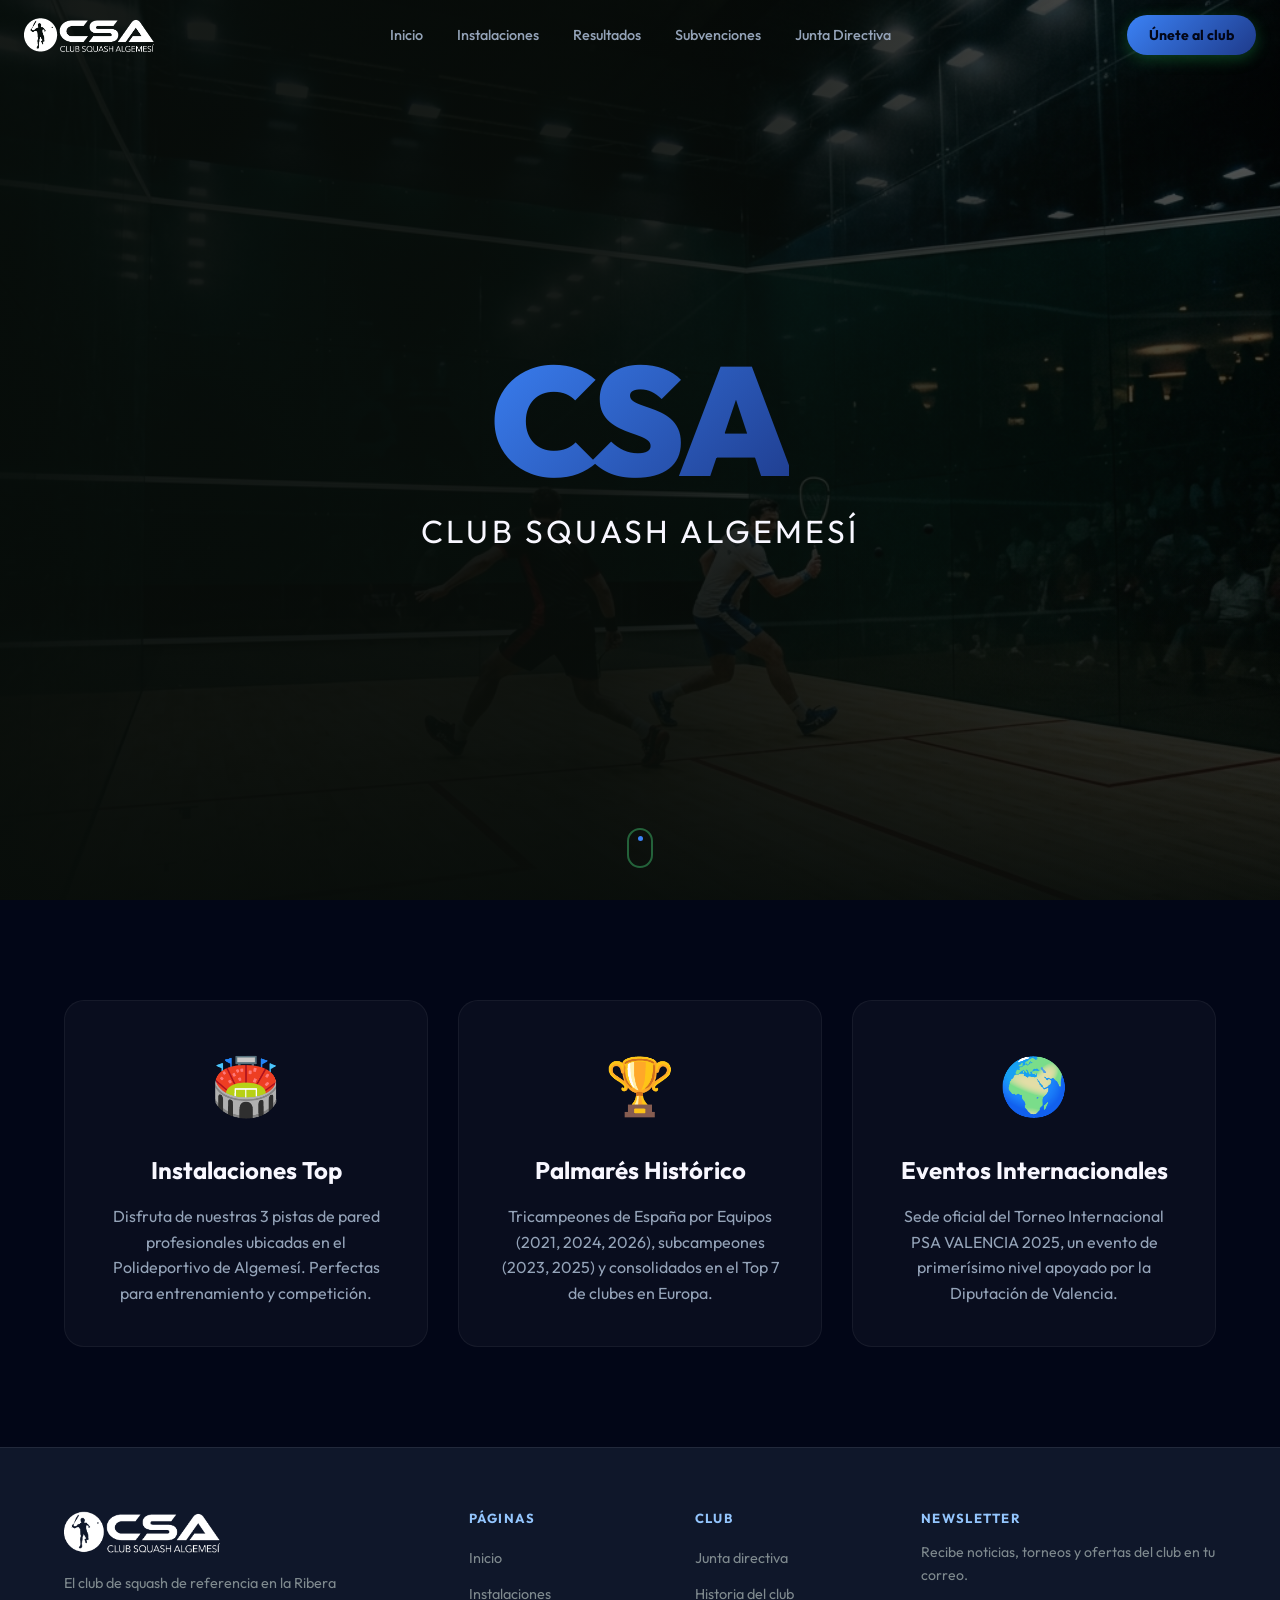
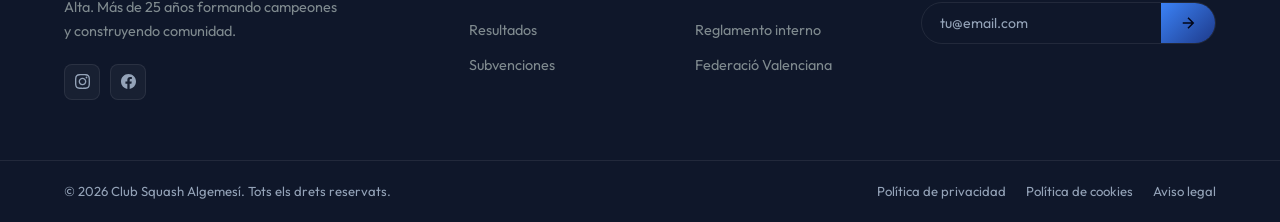
<file: index.html>
<!DOCTYPE html>
<html lang="es">
<head>
  <meta charset="UTF-8" />
  <meta name="viewport" content="width=device-width, initial-scale=1.0" />
  <title>Club Squash Algemesí | Juega. Compite. Vive.</title>
  <meta name="description" content="Club de Squash Algemesí — el mejor club de squash de la Ribera Alta. Pistas profesionales, entrenadores certificados y una comunidad apasionada." />
  <link rel="preconnect" href="https://fonts.googleapis.com" />
  <link rel="preconnect" href="https://fonts.gstatic.com" crossorigin />
  <link href="https://fonts.googleapis.com/css2?family=Outfit:wght@300;400;500;600;700;800;900&family=Inter:wght@300;400;500;600&display=swap" rel="stylesheet" />
  <link rel="stylesheet" href="styles.css?v=2.0" />
</head>
<body>

  <!-- ===== NAVBAR ===== -->
  <nav class="navbar" id="navbar">
    <div class="nav-container">
      <a href="index.html" class="nav-logo">
        <img src="logo_csa_blanco.png" alt="Club Squash Algemesí" style="height: 40px; width: auto;" />
      </a>

      <ul class="nav-links" id="nav-links">
        <li><a href="index.html" class="nav-link active" id="link-home">Inicio</a></li>
        <li><a href="instalaciones.html" class="nav-link" id="link-install">Instalaciones</a></li>
        <li><a href="noticias.html" class="nav-link" id="link-news">Resultados</a></li>
        <li><a href="subvenciones.html" class="nav-link" id="link-subs">Subvenciones</a></li>
        <li><a href="junta-directiva.html" class="nav-link" id="link-board">Junta Directiva</a></li>
      </ul>

      <a href="mailto:info@clubsquashalgemesi.com" class="nav-cta" id="nav-cta-btn">Únete al club</a>
      <button class="hamburger" id="hamburger" aria-label="Abrir menú">
        <span></span><span></span><span></span>
      </button>
    </div>
  </nav>

  <!-- ===== HERO ===== -->
  <section class="hero" id="home">
    <div class="hero-bg">
      <img src="squash_hero.png" alt="Pista de squash Club Algemesí" class="hero-img" />
      <div class="hero-overlay"></div>
    </div>
    <div class="hero-content" style="text-align: center;">
      <h1 class="hero-title" style="font-size: clamp(5rem, 12vw, 10rem); line-height: 1; margin-bottom: 10px;">
        <span class="gradient-text">CSA</span>
      </h1>
      <h2 style="font-size: clamp(1.2rem, 3vw, 2rem); font-weight: 400; letter-spacing: 0.1em; text-transform: uppercase;">
        Club Squash Algemesí
      </h2>
    </div>
    <div class="hero-scroll"><div class="scroll-indicator"><div class="scroll-dot"></div></div></div>
  </section>  <!-- ===== INFO RESUMEN ===== -->
  <section class="section" id="resumen" style="padding: 100px 24px;">
    <div class="container">


      <div style="display: grid; grid-template-columns: repeat(auto-fit, minmax(300px, 1fr)); gap: 30px;">
        <!-- Instalaciones -->
        <div style="background: rgba(255,255,255,0.03); padding: 40px; border-radius: 20px; border: 1px solid rgba(255,255,255,0.05); text-align: center; transition: transform 0.3s ease;" onmouseover="this.style.transform='translateY(-10px)'" onmouseout="this.style.transform='translateY(0)'">
          <div style="font-size: 3.5rem; margin-bottom: 20px;">🏟️</div>
          <h3 style="color: var(--text-primary); margin-bottom: 15px; font-size: 1.5rem;">Instalaciones Top</h3>
          <p style="color: var(--text-muted); line-height: 1.6; margin-bottom: 0;">Disfruta de nuestras 3 pistas de pared profesionales ubicadas en el Polideportivo de Algemesí. Perfectas para entrenamiento y competición.</p>
        </div>

        <!-- Resultados -->
        <div style="background: rgba(255,255,255,0.03); padding: 40px; border-radius: 20px; border: 1px solid rgba(255,255,255,0.05); text-align: center; transition: transform 0.3s ease;" onmouseover="this.style.transform='translateY(-10px)'" onmouseout="this.style.transform='translateY(0)'">
          <div style="font-size: 3.5rem; margin-bottom: 20px;">🏆</div>
          <h3 style="color: var(--text-primary); margin-bottom: 15px; font-size: 1.5rem;">Palmarés Histórico</h3>
          <p style="color: var(--text-muted); line-height: 1.6; margin-bottom: 0;">Tricampeones de España por Equipos (2021, 2024, 2026), subcampeones (2023, 2025) y consolidados en el Top 7 de clubes en Europa.</p>
        </div>

        <!-- PSA Valencia -->
        <div style="background: rgba(255,255,255,0.03); padding: 40px; border-radius: 20px; border: 1px solid rgba(255,255,255,0.05); text-align: center; transition: transform 0.3s ease;" onmouseover="this.style.transform='translateY(-10px)'" onmouseout="this.style.transform='translateY(0)'">
          <div style="font-size: 3.5rem; margin-bottom: 20px;">🌍</div>
          <h3 style="color: var(--text-primary); margin-bottom: 15px; font-size: 1.5rem;">Eventos Internacionales</h3>
          <p style="color: var(--text-muted); line-height: 1.6; margin-bottom: 0;">Sede oficial del Torneo Internacional PSA VALENCIA 2025, un evento de primerísimo nivel apoyado por la Diputación de Valencia.</p>
        </div>
      </div>
    </div>
  </section>

  <!-- ===== FOOTER ===== -->
  <footer class="footer" id="footer">
    <div class="footer-top">
      <div class="container footer-grid">
        <div class="footer-brand">
          <a href="index.html" class="nav-logo">
            <img src="logo_csa_blanco.png" alt="Club Squash Algemesí" style="height: 48px; width: auto;" />
          </a>
          <p class="footer-tagline">El club de squash de referencia en la Ribera Alta. Más de 25 años formando campeones y construyendo comunidad.</p>
          <div class="footer-social">
            <a href="#" class="social-btn sm" aria-label="Instagram"><svg viewBox="0 0 24 24" fill="currentColor"><path d="M12 2.163c3.204 0 3.584.012 4.85.07 3.252.148 4.771 1.691 4.919 4.919.058 1.265.069 1.645.069 4.849 0 3.205-.012 3.584-.069 4.849-.149 3.225-1.664 4.771-4.919 4.919-1.266.058-1.644.07-4.85.07-3.204 0-3.584-.012-4.849-.07-3.26-.149-4.771-1.699-4.919-4.92-.058-1.265-.07-1.644-.07-4.849 0-3.204.013-3.583.07-4.849.149-3.227 1.664-4.771 4.919-4.919 1.266-.057 1.645-.069 4.849-.069zm0-2.163c-3.259 0-3.667.014-4.947.072-4.358.2-6.78 2.618-6.98 6.98-.059 1.281-.073 1.689-.073 4.948 0 3.259.014 3.668.072 4.948.2 4.358 2.618 6.78 6.98 6.98 1.281.058 1.689.072 4.948.072 3.259 0 3.668-.014 4.948-.072 4.354-.2 6.782-2.618 6.979-6.98.059-1.28.073-1.689.073-4.948 0-3.259-.014-3.667-.072-4.947-.196-4.354-2.617-6.78-6.979-6.98-1.281-.059-1.69-.073-4.949-.073zm0 5.838c-3.403 0-6.162 2.759-6.162 6.162s2.759 6.163 6.162 6.163 6.162-2.759 6.162-6.163c0-3.403-2.759-6.162-6.162-6.162zm0 10.162c-2.209 0-4-1.79-4-4 0-2.209 1.791-4 4-4s4 1.791 4 4c0 2.21-1.791 4-4 4zm6.406-11.845c-.796 0-1.441.645-1.441 1.44s.645 1.44 1.441 1.44c.795 0 1.439-.645 1.439-1.44s-.644-1.44-1.439-1.44z"/></svg></a>
            <a href="#" class="social-btn sm" aria-label="Facebook"><svg viewBox="0 0 24 24" fill="currentColor"><path d="M24 12.073c0-6.627-5.373-12-12-12s-12 5.373-12 12c0 5.99 4.388 10.954 10.125 11.854v-8.385H7.078v-3.47h3.047V9.43c0-3.007 1.792-4.669 4.533-4.669 1.312 0 2.686.235 2.686.235v2.953H15.83c-1.491 0-1.956.925-1.956 1.874v2.25h3.328l-.532 3.47h-2.796v8.385C19.612 23.027 24 18.062 24 12.073z"/></svg></a>
          </div>
        </div>
        <div class="footer-links">
          <h4>Páginas</h4>
          <ul>
            <li><a href="index.html">Inicio</a></li>
            <li><a href="instalaciones.html">Instalaciones</a></li>
            <li><a href="noticias.html">Resultados</a></li>
            <li><a href="subvenciones.html">Subvenciones</a></li>
          </ul>
        </div>
        <div class="footer-links">
          <h4>Club</h4>
          <ul>
            <li><a href="junta-directiva.html">Junta directiva</a></li>
            <li><a href="#">Historia del club</a></li>
            <li><a href="#">Reglamento interno</a></li>
            <li><a href="#">Federació Valenciana</a></li>
          </ul>
        </div>
        <div class="footer-newsletter">
          <h4>Newsletter</h4>
          <p>Recibe noticias, torneos y ofertas del club en tu correo.</p>
          <form class="newsletter-form" id="newsletter-form" novalidate>
            <input type="email" id="newsletter-email" placeholder="tu@email.com" />
            <button type="submit" id="newsletter-submit"><svg viewBox="0 0 24 24" fill="none" stroke="currentColor" stroke-width="2"><path d="M5 12h14M12 5l7 7-7 7"/></svg></button>
          </form>
        </div>
      </div>
    </div>
    <div class="footer-bottom">
      <div class="container footer-bottom-inner">
        <p>© 2026 Club Squash Algemesí. Tots els drets reservats.</p>
        <div class="footer-legal">
          <a href="#">Política de privacidad</a>
          <a href="#">Política de cookies</a>
          <a href="#">Aviso legal</a>
        </div>
      </div>
    </div>
  </footer>

  <button class="back-to-top" id="back-to-top" aria-label="Volver arriba">
    <svg viewBox="0 0 24 24" fill="none" stroke="currentColor" stroke-width="2.5"><path d="M18 15l-6-6-6 6"/></svg>
  </button>

  <script src="script.js"></script>
</body>
</html>
</file>
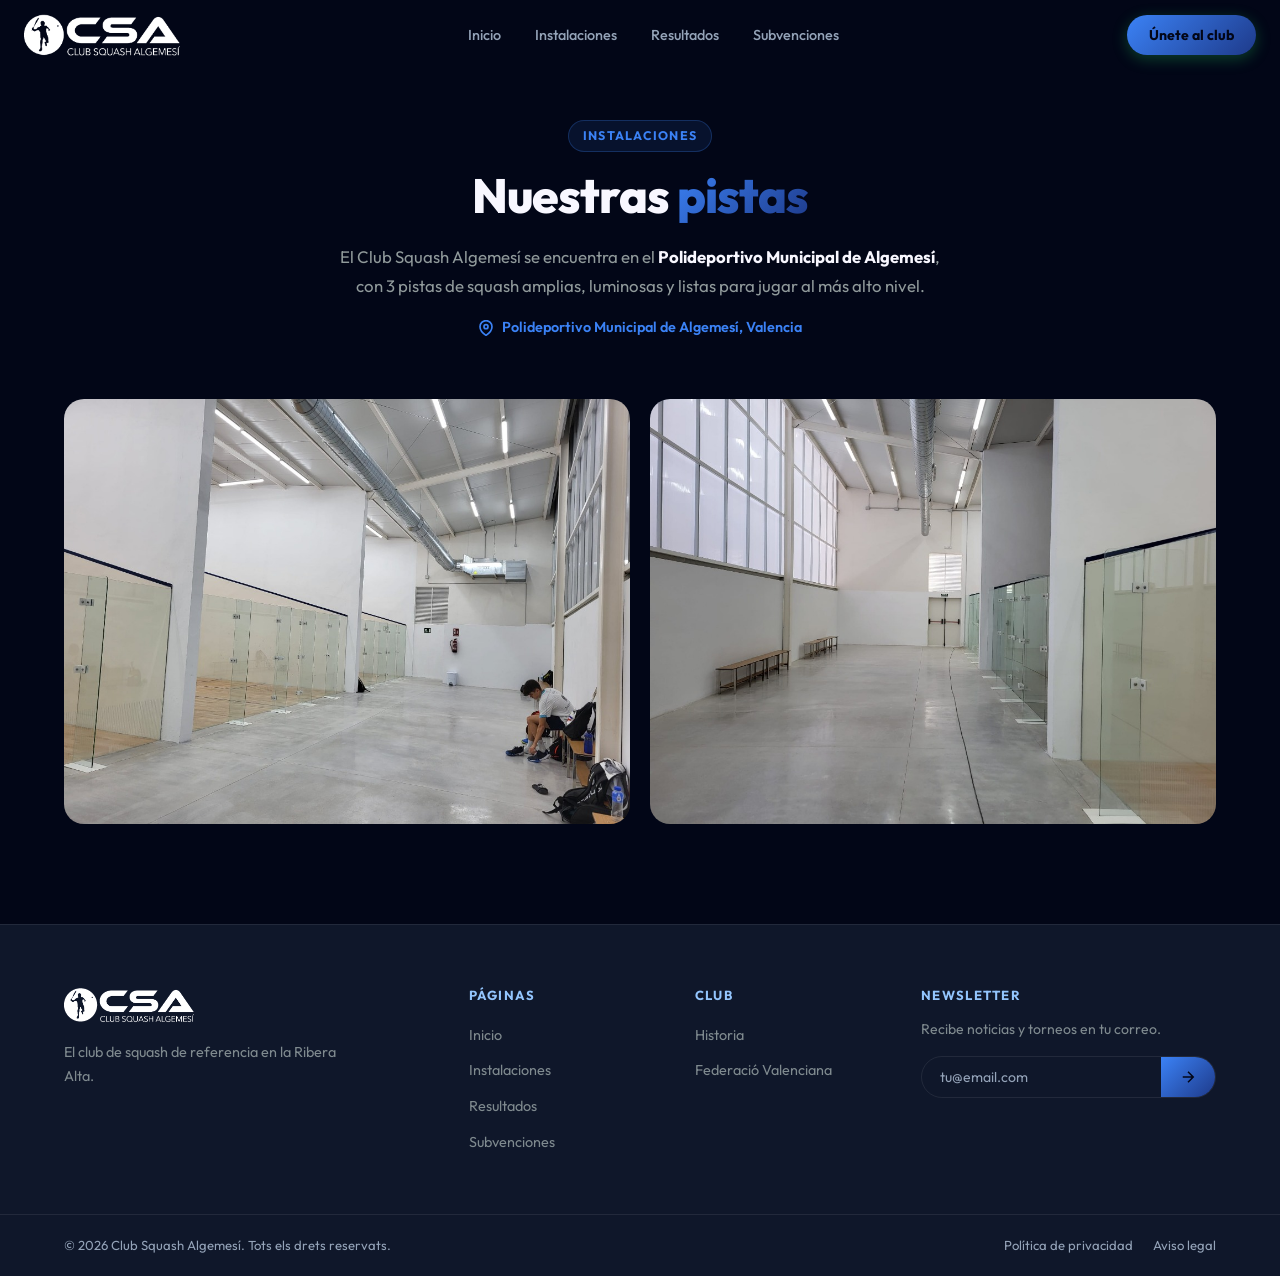
<file: instalaciones.html>
<!DOCTYPE html>
<html lang="es">
<head>
  <meta charset="UTF-8" />
  <meta name="viewport" content="width=device-width, initial-scale=1.0" />
  <title>Instalaciones | Club Squash Algemesí</title>
  <meta name="description" content="Instalaciones del Club Squash Algemesí en el Polideportivo de Algemesí. 3 pistas de squash homologadas." />
  <link rel="preconnect" href="https://fonts.googleapis.com" />
  <link rel="preconnect" href="https://fonts.gstatic.com" crossorigin />
  <link href="https://fonts.googleapis.com/css2?family=Outfit:wght@300;400;500;600;700;800;900&display=swap" rel="stylesheet" />
  <link rel="stylesheet" href="styles.css?v=2.0" />
  <style>
    .install-intro {
      text-align: center;
      max-width: 620px;
      margin: 0 auto 56px;
    }

    .install-intro .section-tag {
      margin-bottom: 16px;
      display: inline-block;
    }

    .install-intro h1 {
      font-size: clamp(2rem, 4vw, 3rem);
      font-weight: 800;
      line-height: 1.15;
      letter-spacing: -0.02em;
      margin-bottom: 20px;
    }

    .install-intro p {
      font-size: 1.05rem;
      color: rgba(240,253,244,0.6);
      line-height: 1.7;
    }

    .install-location {
      display: inline-flex;
      align-items: center;
      gap: 8px;
      font-size: 0.9rem;
      font-weight: 600;
      color: var(--blue-400);
      margin-top: 16px;
    }

    .photos-grid {
      display: grid;
      grid-template-columns: 1fr 1fr;
      gap: 20px;
    }

    .photo-box {
      border-radius: 20px;
      overflow: hidden;
      aspect-ratio: 4 / 3;
      position: relative;
    }

    .photo-box img {
      width: 100%;
      height: 100%;
      object-fit: cover;
      object-position: center;
      display: block;
      transition: transform 0.5s ease;
    }

    .photo-box:hover img {
      transform: scale(1.03);
    }

    @media (max-width: 640px) {
      .photos-grid {
        grid-template-columns: 1fr;
      }
    }
  </style>
</head>
<body>

  <nav class="navbar scrolled" id="navbar">
    <div class="nav-container">
      <a href="index.html" class="nav-logo">
        <img src="logo_csa_blanco.png" alt="Club Squash Algemesí" style="height: 48px; width: auto;" />
      </a>
      <ul class="nav-links" id="nav-links">
        <li><a href="index.html" class="nav-link">Inicio</a></li>
        <li><a href="instalaciones.html" class="nav-link active">Instalaciones</a></li>
        <li><a href="noticias.html" class="nav-link">Resultados</a></li>
        <li><a href="subvenciones.html" class="nav-link">Subvenciones</a></li>
      </ul>
      <a href="mailto:info@clubsquashalgemesi.com" class="nav-cta">Únete al club</a>
      <button class="hamburger" id="hamburger" aria-label="Abrir menú"><span></span><span></span><span></span></button>
    </div>
  </nav>

  <section class="section" id="instalaciones" style="padding-top: 120px;">
    <div class="container">

      <div class="install-intro">
        <span class="section-tag">Instalaciones</span>
        <h1>Nuestras <span class="gradient-text">pistas</span></h1>
        <p>El Club Squash Algemesí se encuentra en el <strong style="color:var(--text-primary)">Polideportivo Municipal de Algemesí</strong>, con 3 pistas de squash amplias, luminosas y listas para jugar al más alto nivel.</p>
        <div class="install-location">
          <svg width="16" height="16" viewBox="0 0 24 24" fill="none" stroke="currentColor" stroke-width="2.5"><path d="M21 10c0 7-9 13-9 13s-9-6-9-13a9 9 0 0 1 18 0z"/><circle cx="12" cy="10" r="3"/></svg>
          Polideportivo Municipal de Algemesí, Valencia
        </div>
      </div>

      <div class="photos-grid" id="photos-grid">
        <div class="photo-box" id="photo-pistas-1">
          <img src="pista_real_1.jpg" alt="Pistas de squash Club Algemesí — vista general" />
        </div>
        <div class="photo-box" id="photo-pistas-2">
          <img src="pista_real_2.jpg" alt="Interior pistas Club Squash Algemesí" />
        </div>
      </div>

    </div>
  </section>

  <footer class="footer">
    <div class="footer-top">
      <div class="container footer-grid">
        <div class="footer-brand">
          <a href="index.html" class="nav-logo"><img src="logo_csa_blanco.png" alt="Club Squash Algemesí" style="height: 40px; width: auto;" /></a>
          <p class="footer-tagline">El club de squash de referencia en la Ribera Alta.</p>
        </div>
        <div class="footer-links"><h4>Páginas</h4><ul><li><a href="index.html">Inicio</a></li><li><a href="instalaciones.html">Instalaciones</a></li><li><a href="noticias.html">Resultados</a></li><li><a href="subvenciones.html">Subvenciones</a></li></ul></div>
        <div class="footer-links"><h4>Club</h4><ul><li><a href="#">Historia</a></li><li><a href="#">Federació Valenciana</a></li></ul></div>
        <div class="footer-newsletter"><h4>Newsletter</h4><p>Recibe noticias y torneos en tu correo.</p><form class="newsletter-form" novalidate><input type="email" placeholder="tu@email.com" /><button type="submit"><svg viewBox="0 0 24 24" fill="none" stroke="currentColor" stroke-width="2"><path d="M5 12h14M12 5l7 7-7 7"/></svg></button></form></div>
      </div>
    </div>
    <div class="footer-bottom"><div class="container footer-bottom-inner"><p>© 2026 Club Squash Algemesí. Tots els drets reservats.</p><div class="footer-legal"><a href="#">Política de privacidad</a><a href="#">Aviso legal</a></div></div></div>
  </footer>

  <button class="back-to-top" id="back-to-top" aria-label="Volver arriba"><svg viewBox="0 0 24 24" fill="none" stroke="currentColor" stroke-width="2.5"><path d="M18 15l-6-6-6 6"/></svg></button>
  <script src="script.js"></script>
</body>
</html>
</file>
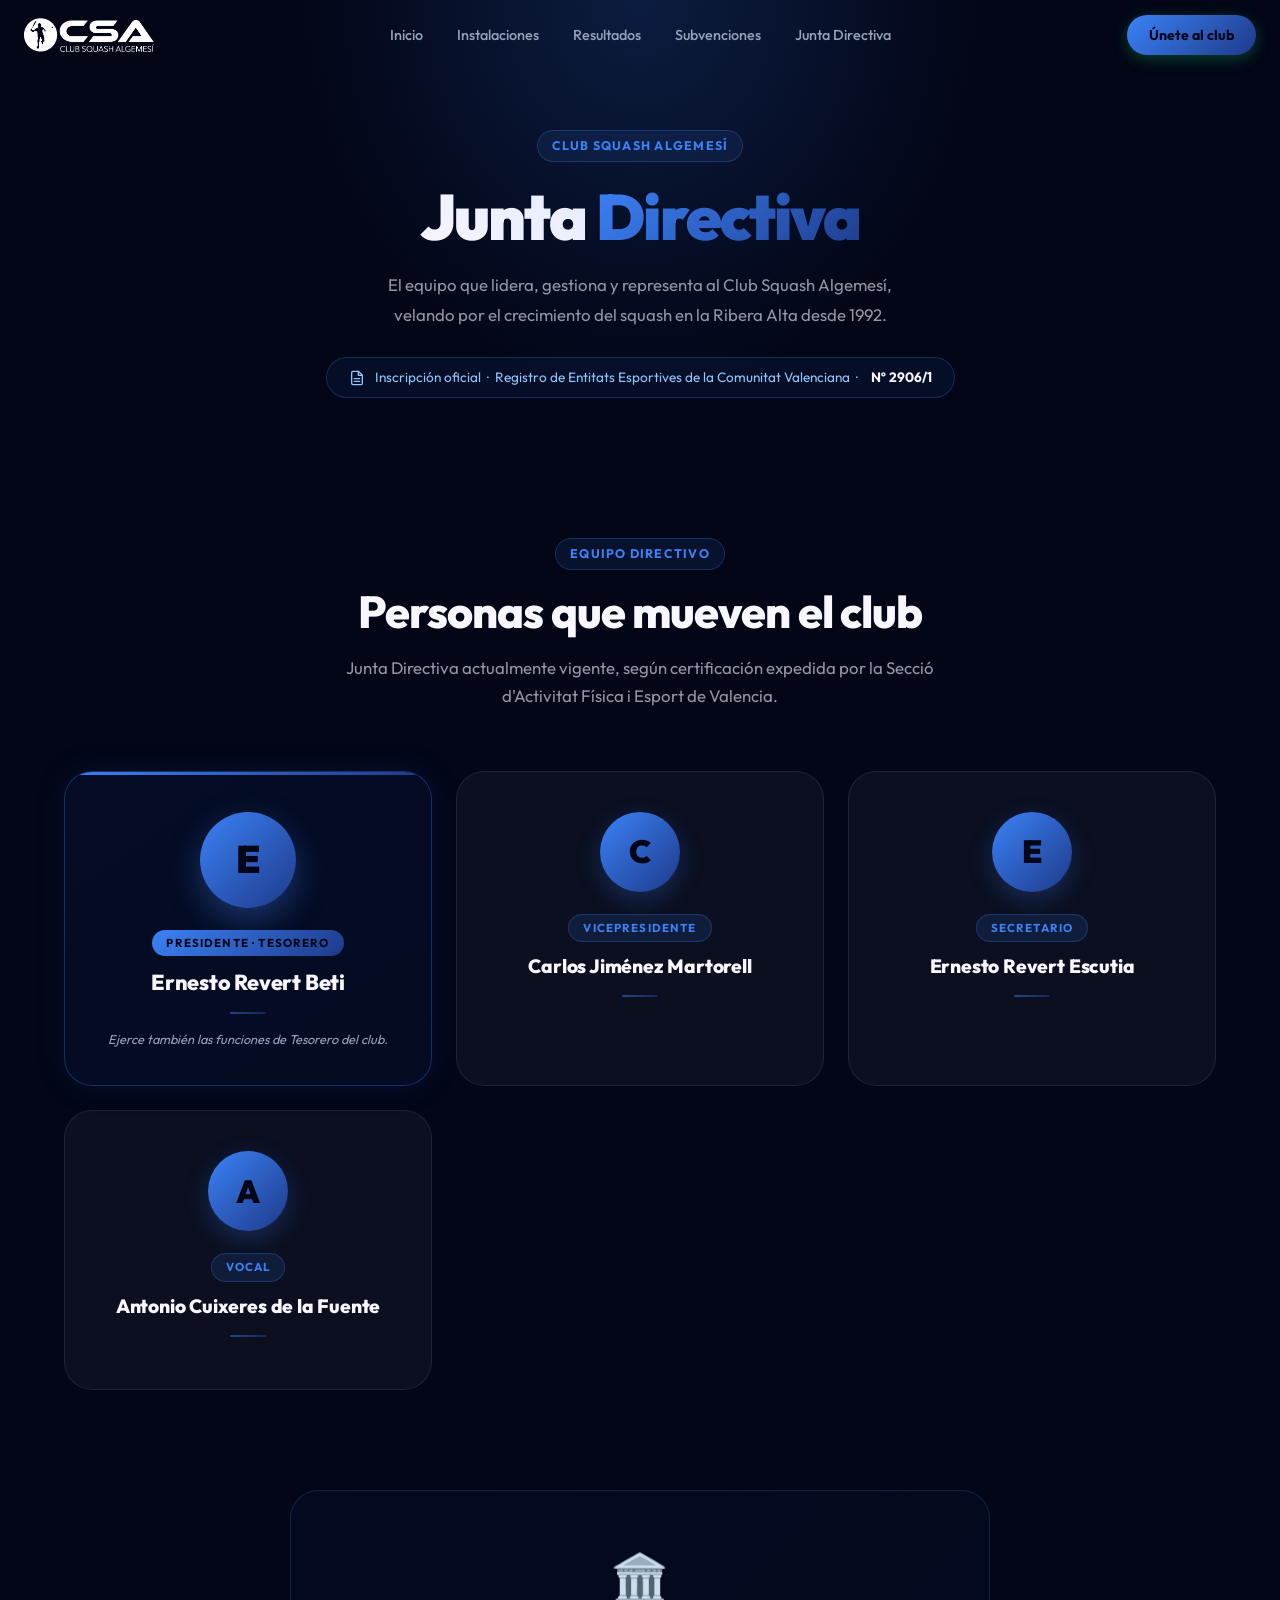
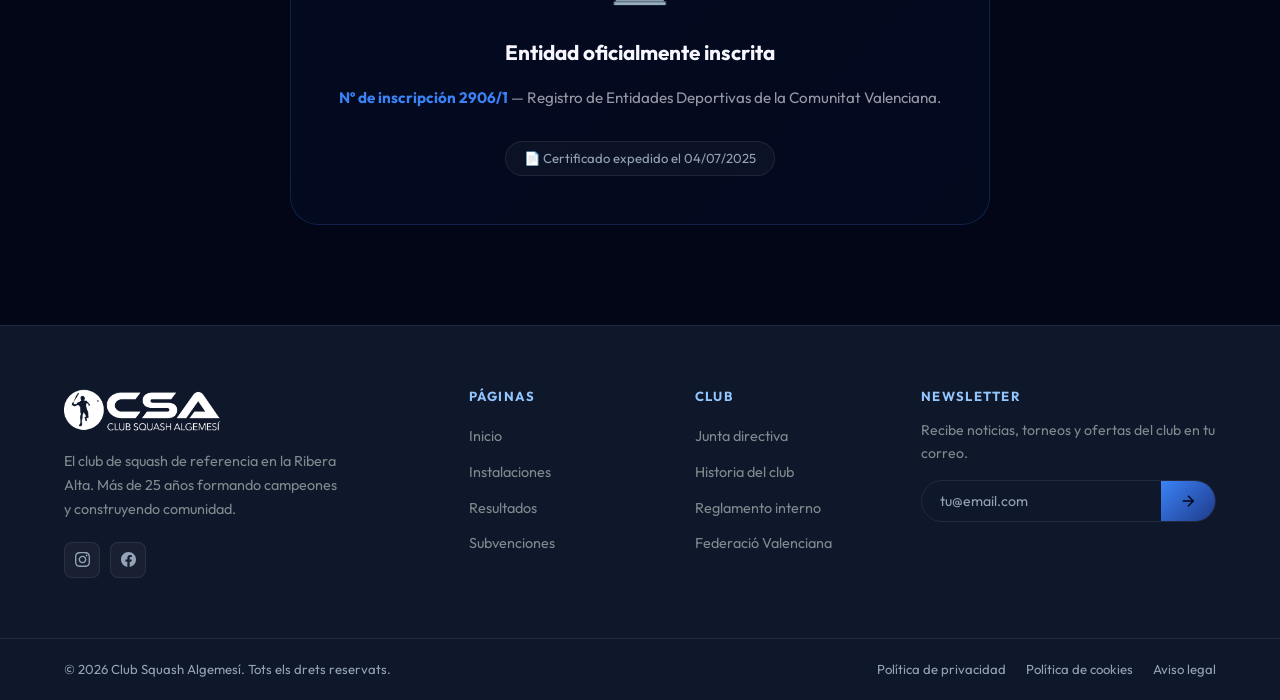
<file: junta-directiva.html>
<!DOCTYPE html>
<html lang="es">
<head>
  <meta charset="UTF-8" />
  <meta name="viewport" content="width=device-width, initial-scale=1.0" />
  <title>Junta Directiva | Club Squash Algemesí</title>
  <meta name="description" content="Conoce el equipo directivo del Club Squash Algemesí, inscrito en el Registro de Entidades Deportivas de la Comunitat Valenciana con el número 2906/1." />
  <link rel="preconnect" href="https://fonts.googleapis.com" />
  <link rel="preconnect" href="https://fonts.gstatic.com" crossorigin />
  <link href="https://fonts.googleapis.com/css2?family=Outfit:wght@300;400;500;600;700;800;900&family=Inter:wght@300;400;500;600&display=swap" rel="stylesheet" />
  <link rel="stylesheet" href="styles.css?v=2.0" />
  <style>
    /* ===== Junta Directiva — Estilos específicos ===== */

    /* Hero pequeño de página interior */
    .page-hero {
      padding: calc(var(--nav-height) + 60px) 24px 60px;
      text-align: center;
      position: relative;
      overflow: hidden;
    }

    .page-hero::before {
      content: '';
      position: absolute;
      top: 0; left: 50%; transform: translateX(-50%);
      width: 700px;
      height: 400px;
      background: radial-gradient(ellipse at 50% 0%, rgba(59,130,246,0.18) 0%, transparent 70%);
      pointer-events: none;
    }

    .page-hero .section-tag {
      margin-bottom: 20px;
    }

    .page-hero-title {
      font-size: clamp(2.4rem, 6vw, 4rem);
      font-weight: 900;
      letter-spacing: -0.03em;
      line-height: 1.1;
      margin-bottom: 18px;
    }

    .page-hero-desc {
      font-size: 1.05rem;
      color: rgba(248,247,255,0.6);
      max-width: 560px;
      margin: 0 auto;
      line-height: 1.75;
    }

    /* Ficha legal */
    .legal-badge {
      display: inline-flex;
      align-items: center;
      gap: 10px;
      padding: 10px 22px;
      background: rgba(59,130,246,0.07);
      border: 1px solid rgba(59,130,246,0.25);
      border-radius: 50px;
      font-size: 0.85rem;
      color: var(--text-secondary);
      margin-top: 28px;
      line-height: 1.4;
    }

    .legal-badge strong {
      color: var(--text-primary);
    }

    /* Grid de cargos */
    .board-section {
      padding: 80px 24px 100px;
    }

    .board-grid {
      display: grid;
      grid-template-columns: repeat(auto-fit, minmax(280px, 1fr));
      gap: 24px;
      margin-top: 60px;
    }

    /* Tarjeta de directivo */
    .board-card {
      position: relative;
      background: var(--surface);
      border: 1px solid var(--border);
      border-radius: var(--radius-xl);
      padding: 40px 32px 36px;
      display: flex;
      flex-direction: column;
      align-items: center;
      text-align: center;
      transition: var(--transition);
      overflow: hidden;
    }

    .board-card::before {
      content: '';
      position: absolute;
      top: 0; left: 0; right: 0;
      height: 3px;
      background: var(--gradient);
      opacity: 0;
      transition: var(--transition);
    }

    .board-card:hover {
      transform: translateY(-6px);
      border-color: var(--border-blue);
      background: var(--surface-hover);
      box-shadow: 0 20px 60px rgba(0,0,0,0.4), var(--shadow-blue);
    }

    .board-card:hover::before {
      opacity: 1;
    }

    /* Tarjeta presidencial — destacada */
    .board-card.president {
      background: linear-gradient(145deg, rgba(30,58,138,0.12), rgba(59,130,246,0.05));
      border-color: rgba(59,130,246,0.3);
      box-shadow: var(--shadow-blue);
    }

    .board-card.president::before {
      opacity: 1;
    }

    /* Avatar con inicial */
    .board-avatar {
      width: 80px;
      height: 80px;
      border-radius: 50%;
      background: var(--gradient);
      display: flex;
      align-items: center;
      justify-content: center;
      font-size: 2rem;
      font-weight: 900;
      color: #020617;
      margin-bottom: 22px;
      flex-shrink: 0;
      box-shadow: 0 8px 24px rgba(59,130,246,0.25);
      transition: var(--transition);
    }

    .board-card:hover .board-avatar {
      transform: scale(1.08);
      box-shadow: 0 12px 36px rgba(59,130,246,0.4);
    }

    .board-card.president .board-avatar {
      width: 96px;
      height: 96px;
      font-size: 2.4rem;
      box-shadow: 0 12px 32px rgba(59,130,246,0.35);
    }

    /* Cargo badge */
    .board-role-badge {
      display: inline-block;
      padding: 4px 14px;
      border-radius: 50px;
      font-size: 0.72rem;
      font-weight: 700;
      text-transform: uppercase;
      letter-spacing: 0.1em;
      margin-bottom: 12px;
      background: rgba(59,130,246,0.12);
      border: 1px solid rgba(59,130,246,0.25);
      color: var(--blue-400);
    }

    .board-card.president .board-role-badge {
      background: var(--gradient);
      border: none;
      color: #020617;
    }

    /* Nombre */
    .board-name {
      font-size: 1.2rem;
      font-weight: 800;
      letter-spacing: -0.01em;
      color: var(--text-primary);
      line-height: 1.3;
    }

    .board-card.president .board-name {
      font-size: 1.35rem;
    }

    /* Separador decorativo */
    .board-divider {
      width: 36px;
      height: 2px;
      background: var(--gradient);
      border-radius: 2px;
      margin: 16px auto;
      opacity: 0.5;
    }

    /* Nota de doble cargo */
    .board-note {
      font-size: 0.8rem;
      color: var(--text-muted);
      line-height: 1.5;
      font-style: italic;
    }

    /* Sección legal */
    .registry-section {
      padding: 0 24px 100px;
    }

    .registry-card {
      max-width: 700px;
      margin: 0 auto;
      background: linear-gradient(135deg, rgba(30,58,138,0.08), rgba(59,130,246,0.03));
      border: 1px solid rgba(59,130,246,0.2);
      border-radius: var(--radius-xl);
      padding: 48px;
      text-align: center;
    }

    .registry-icon {
      font-size: 3rem;
      margin-bottom: 20px;
      display: block;
    }

    .registry-card h3 {
      font-size: 1.3rem;
      font-weight: 700;
      margin-bottom: 16px;
      color: var(--text-primary);
    }

    .registry-card p {
      font-size: 0.95rem;
      color: rgba(248,247,255,0.6);
      line-height: 1.75;
      margin-bottom: 10px;
    }

    .registry-card .highlight {
      color: var(--blue-400);
      font-weight: 700;
    }

    .registry-card .cert-date {
      display: inline-block;
      margin-top: 20px;
      font-size: 0.82rem;
      color: var(--text-muted);
      background: var(--surface);
      border: 1px solid var(--border);
      border-radius: 50px;
      padding: 6px 18px;
    }

    /* Responsive */
    @media (max-width: 768px) {
      .board-grid {
        grid-template-columns: 1fr;
        max-width: 400px;
        margin-left: auto;
        margin-right: auto;
      }

      .registry-card {
        padding: 32px 24px;
      }
    }

    @media (max-width: 480px) {
      .page-hero {
        padding: calc(var(--nav-height) + 40px) 16px 40px;
      }
    }
  </style>
</head>
<body>

  <!-- ===== NAVBAR ===== -->
  <nav class="navbar" id="navbar">
    <div class="nav-container">
      <a href="index.html" class="nav-logo">
        <img src="logo_csa_blanco.png" alt="Club Squash Algemesí" style="height: 40px; width: auto;" />
      </a>

      <ul class="nav-links" id="nav-links">
        <li><a href="index.html" class="nav-link" id="link-home">Inicio</a></li>
        <li><a href="instalaciones.html" class="nav-link" id="link-install">Instalaciones</a></li>
        <li><a href="noticias.html" class="nav-link" id="link-news">Resultados</a></li>
        <li><a href="subvenciones.html" class="nav-link" id="link-subs">Subvenciones</a></li>
        <li><a href="junta-directiva.html" class="nav-link active" id="link-board">Junta Directiva</a></li>
      </ul>

      <a href="mailto:info@clubsquashalgemesi.com" class="nav-cta" id="nav-cta-btn">Únete al club</a>
      <button class="hamburger" id="hamburger" aria-label="Abrir menú">
        <span></span><span></span><span></span>
      </button>
    </div>
  </nav>

  <main>

    <!-- ===== HERO DE PÁGINA ===== -->
    <section class="page-hero">
      <span class="section-tag">Club Squash Algemesí</span>
      <h1 class="page-hero-title">
        Junta <span class="gradient-text">Directiva</span>
      </h1>
      <p class="page-hero-desc">
        El equipo que lidera, gestiona y representa al Club Squash Algemesí, velando por el crecimiento del squash en la Ribera Alta desde 1992.
      </p>
      <div class="legal-badge">
        <svg width="16" height="16" viewBox="0 0 24 24" fill="none" stroke="currentColor" stroke-width="2" stroke-linecap="round" stroke-linejoin="round"><path d="M14 2H6a2 2 0 0 0-2 2v16a2 2 0 0 0 2 2h12a2 2 0 0 0 2-2V8z"/><polyline points="14 2 14 8 20 8"/><line x1="16" y1="13" x2="8" y2="13"/><line x1="16" y1="17" x2="8" y2="17"/></svg>
        Inscripción oficial &nbsp;·&nbsp; Registro de Entitats Esportives de la Comunitat Valenciana &nbsp;·&nbsp; <strong>Nº 2906/1</strong>
      </div>
    </section>

    <!-- ===== EQUIPO DIRECTIVO ===== -->
    <section class="board-section">
      <div class="container">

        <div class="section-header">
          <span class="section-tag">Equipo directivo</span>
          <h2 class="section-title">Personas que mueven el club</h2>
          <p class="section-desc">
            Junta Directiva actualmente vigente, según certificación expedida por la Secció d'Activitat Física i Esport de Valencia.
          </p>
        </div>

        <div class="board-grid">

          <!-- Presidente -->
          <div class="board-card president">
            <div class="board-avatar">E</div>
            <span class="board-role-badge">Presidente · Tesorero</span>
            <p class="board-name">Ernesto Revert Beti</p>
            <div class="board-divider"></div>
            <p class="board-note">Ejerce también las funciones de Tesorero del club.</p>
          </div>

          <!-- Vicepresidente -->
          <div class="board-card">
            <div class="board-avatar">C</div>
            <span class="board-role-badge">Vicepresidente</span>
            <p class="board-name">Carlos Jiménez Martorell</p>
            <div class="board-divider"></div>
          </div>

          <!-- Secretario -->
          <div class="board-card">
            <div class="board-avatar">E</div>
            <span class="board-role-badge">Secretario</span>
            <p class="board-name">Ernesto Revert Escutia</p>
            <div class="board-divider"></div>
          </div>

          <!-- Vocal -->
          <div class="board-card">
            <div class="board-avatar">A</div>
            <span class="board-role-badge">Vocal</span>
            <p class="board-name">Antonio Cuixeres de la Fuente</p>
            <div class="board-divider"></div>
          </div>

        </div>
      </div>
    </section>

    <!-- ===== INFORMACIÓN REGISTRAL ===== -->
    <section class="registry-section">
      <div class="container">
        <div class="registry-card">
          <span class="registry-icon">🏛️</span>
          <h3>Entidad oficialmente inscrita</h3>
          <p>
            <span class="highlight">Nº de inscripción 2906/1</span> — Registro de Entidades Deportivas de la Comunitat Valenciana.
          </p>
          <span class="cert-date">📄 Certificado expedido el 04/07/2025</span>
        </div>
      </div>
    </section>

  </main>

  <!-- ===== FOOTER ===== -->
  <footer class="footer" id="footer">
    <div class="footer-top">
      <div class="container footer-grid">
        <div class="footer-brand">
          <a href="index.html" class="nav-logo">
            <img src="logo_csa_blanco.png" alt="Club Squash Algemesí" style="height: 48px; width: auto;" />
          </a>
          <p class="footer-tagline">El club de squash de referencia en la Ribera Alta. Más de 25 años formando campeones y construyendo comunidad.</p>
          <div class="footer-social">
            <a href="#" class="social-btn sm" aria-label="Instagram"><svg viewBox="0 0 24 24" fill="currentColor"><path d="M12 2.163c3.204 0 3.584.012 4.85.07 3.252.148 4.771 1.691 4.919 4.919.058 1.265.069 1.645.069 4.849 0 3.205-.012 3.584-.069 4.849-.149 3.225-1.664 4.771-4.919 4.919-1.266.058-1.644.07-4.85.07-3.204 0-3.584-.012-4.849-.07-3.26-.149-4.771-1.699-4.919-4.92-.058-1.265-.07-1.644-.07-4.849 0-3.204.013-3.583.07-4.849.149-3.227 1.664-4.771 4.919-4.919 1.266-.057 1.645-.069 4.849-.069zm0-2.163c-3.259 0-3.667.014-4.947.072-4.358.2-6.78 2.618-6.98 6.98-.059 1.281-.073 1.689-.073 4.948 0 3.259.014 3.668.072 4.948.2 4.358 2.618 6.78 6.98 6.98 1.281.058 1.689.072 4.948.072 3.259 0 3.668-.014 4.948-.072 4.354-.2 6.782-2.618 6.979-6.98.059-1.28.073-1.689.073-4.948 0-3.259-.014-3.667-.072-4.947-.196-4.354-2.617-6.78-6.979-6.98-1.281-.059-1.69-.073-4.949-.073zm0 5.838c-3.403 0-6.162 2.759-6.162 6.162s2.759 6.163 6.162 6.163 6.162-2.759 6.162-6.163c0-3.403-2.759-6.162-6.162-6.162zm0 10.162c-2.209 0-4-1.79-4-4 0-2.209 1.791-4 4-4s4 1.791 4 4c0 2.21-1.791 4-4 4zm6.406-11.845c-.796 0-1.441.645-1.441 1.44s.645 1.44 1.441 1.44c.795 0 1.439-.645 1.439-1.44s-.644-1.44-1.439-1.44z"/></svg></a>
            <a href="#" class="social-btn sm" aria-label="Facebook"><svg viewBox="0 0 24 24" fill="currentColor"><path d="M24 12.073c0-6.627-5.373-12-12-12s-12 5.373-12 12c0 5.99 4.388 10.954 10.125 11.854v-8.385H7.078v-3.47h3.047V9.43c0-3.007 1.792-4.669 4.533-4.669 1.312 0 2.686.235 2.686.235v2.953H15.83c-1.491 0-1.956.925-1.956 1.874v2.25h3.328l-.532 3.47h-2.796v8.385C19.612 23.027 24 18.062 24 12.073z"/></svg></a>
          </div>
        </div>
        <div class="footer-links">
          <h4>Páginas</h4>
          <ul>
            <li><a href="index.html">Inicio</a></li>
            <li><a href="instalaciones.html">Instalaciones</a></li>
            <li><a href="noticias.html">Resultados</a></li>
            <li><a href="subvenciones.html">Subvenciones</a></li>
          </ul>
        </div>
        <div class="footer-links">
          <h4>Club</h4>
          <ul>
            <li><a href="junta-directiva.html">Junta directiva</a></li>
            <li><a href="#">Historia del club</a></li>
            <li><a href="#">Reglamento interno</a></li>
            <li><a href="#">Federació Valenciana</a></li>
          </ul>
        </div>
        <div class="footer-newsletter">
          <h4>Newsletter</h4>
          <p>Recibe noticias, torneos y ofertas del club en tu correo.</p>
          <form class="newsletter-form" id="newsletter-form" novalidate>
            <input type="email" id="newsletter-email" placeholder="tu@email.com" />
            <button type="submit" id="newsletter-submit"><svg viewBox="0 0 24 24" fill="none" stroke="currentColor" stroke-width="2"><path d="M5 12h14M12 5l7 7-7 7"/></svg></button>
          </form>
        </div>
      </div>
    </div>
    <div class="footer-bottom">
      <div class="container footer-bottom-inner">
        <p>© 2026 Club Squash Algemesí. Tots els drets reservats.</p>
        <div class="footer-legal">
          <a href="#">Política de privacidad</a>
          <a href="#">Política de cookies</a>
          <a href="#">Aviso legal</a>
        </div>
      </div>
    </div>
  </footer>

  <button class="back-to-top" id="back-to-top" aria-label="Volver arriba">
    <svg viewBox="0 0 24 24" fill="none" stroke="currentColor" stroke-width="2.5"><path d="M18 15l-6-6-6 6"/></svg>
  </button>

  <script src="script.js"></script>
</body>
</html>
</file>
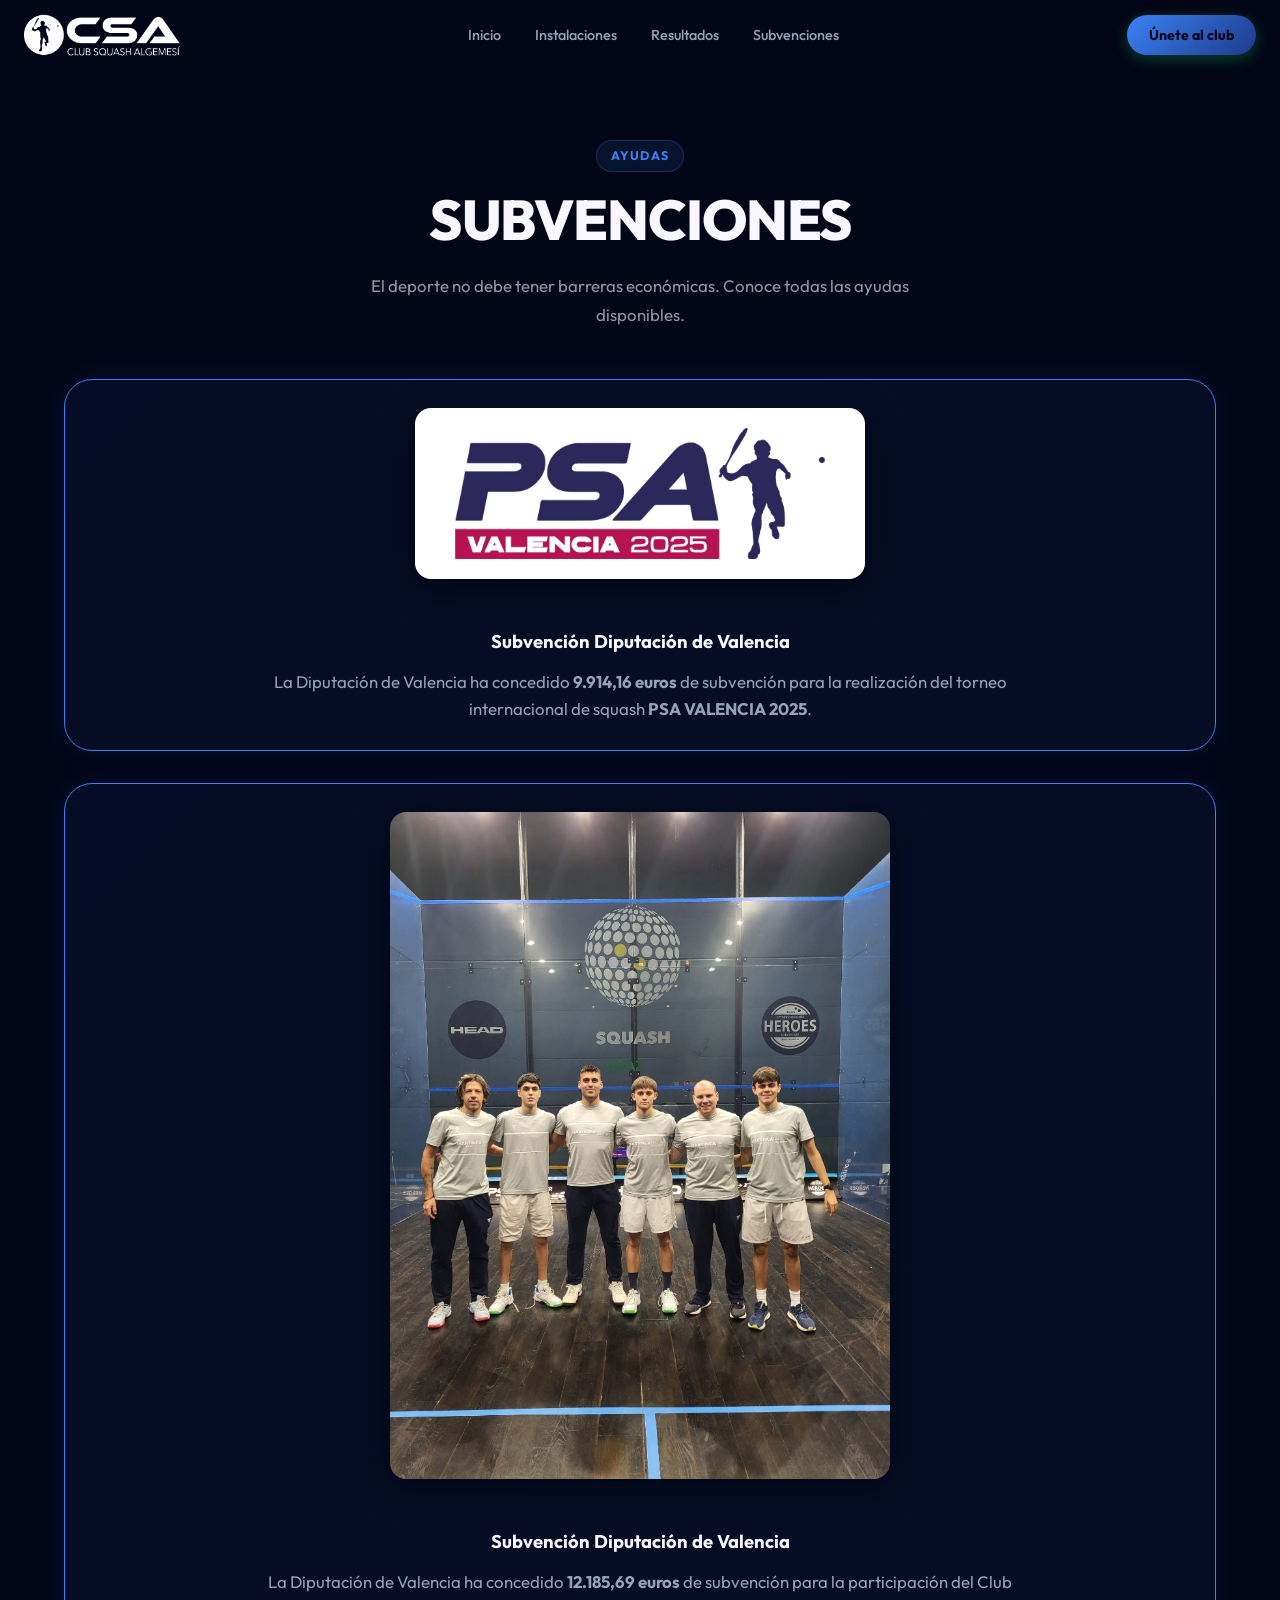
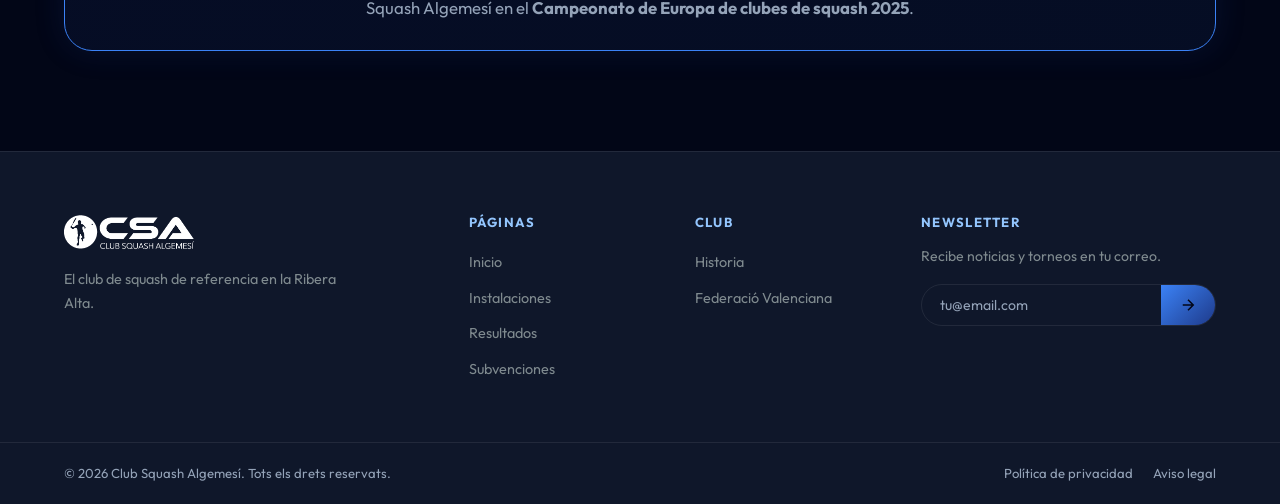
<file: subvenciones.html>
<!DOCTYPE html>
<html lang="es">
<head>
  <meta charset="UTF-8" />
  <meta name="viewport" content="width=device-width, initial-scale=1.0" />
  <title>Subvenciones | Club Squash Algemesí</title>
  <meta name="description" content="Información sobre subvenciones y ayudas deportivas disponibles para socios del Club Squash Algemesí." />
  <link rel="preconnect" href="https://fonts.googleapis.com" />
  <link rel="preconnect" href="https://fonts.gstatic.com" crossorigin />
  <link href="https://fonts.googleapis.com/css2?family=Outfit:wght@300;400;500;600;700;800;900&display=swap" rel="stylesheet" />
  <link rel="stylesheet" href="styles.css?v=2.0" />
</head>
<body>

  <nav class="navbar scrolled" id="navbar">
    <div class="nav-container">
      <a href="index.html" class="nav-logo">
        <img src="logo_csa_blanco.png" alt="Club Squash Algemesí" style="height: 48px; width: auto;" />
      </a>
      <ul class="nav-links" id="nav-links">
        <li><a href="index.html" class="nav-link">Inicio</a></li>
        <li><a href="instalaciones.html" class="nav-link">Instalaciones</a></li>
        <li><a href="noticias.html" class="nav-link">Resultados</a></li>
        <li><a href="subvenciones.html" class="nav-link active">Subvenciones</a></li>
      </ul>
      <a href="index.html#contacto" class="nav-cta">Únete al club</a>
      <button class="hamburger" id="hamburger" aria-label="Abrir menú"><span></span><span></span><span></span></button>
    </div>
  </nav>

  <!-- SUBVENCIONES -->
  <section class="section" id="subvenciones-section" style="padding-top: 140px; min-height: 50vh;">
    <div class="container">
      <div class="section-header" style="text-align: center; margin-bottom: 50px;">
        <span class="section-tag" style="margin-bottom: 16px; display: inline-block;">Ayudas</span>
        <h1 class="section-title" style="font-size: clamp(2.5rem, 5vw, 3.5rem); margin-bottom: 20px;">SUBVENCIONES</h1>
        <p class="section-desc" style="max-width: 600px; margin: 0 auto;">El deporte no debe tener barreras económicas. Conoce todas las ayudas disponibles.</p>
      </div>
      <div style="display: flex; flex-direction: column; gap: 32px; width: 100%;">

        <!-- Subvención 1: PSA Valencia 2025 -->
        <div class="subs-banner" style="flex-direction: column; align-items: center; text-align: center; justify-content: center;">
          <img src="logo_psa_valencia.png" alt="PSA Valencia 2025" style="width: 100%; max-width: 450px; height: auto; margin-bottom: 24px; background: #ffffff; padding: 20px 40px; border-radius: 16px; box-shadow: var(--shadow-md);" />
          <div class="subs-banner-content" style="flex-direction: column; gap: 16px;">
            <div>
              <h3 style="color: var(--text-primary); margin-bottom: 12px;">Subvención Diputación de Valencia</h3>
              <p style="color: var(--text-muted); font-size: 1.05rem; max-width: 800px; line-height: 1.6; margin: 0 auto;">La Diputación de Valencia ha concedido <strong>9.914,16 euros</strong> de subvención para la realización del torneo internacional de squash <strong>PSA VALENCIA 2025</strong>.</p>
            </div>
          </div>
        </div>

        <!-- Subvención 2: Campeonato de Europa de Clubes 2025 -->
        <div class="subs-banner" style="flex-direction: column; align-items: center; text-align: center; justify-content: center;">
          <img src="septimos_europa_2025.jpg" alt="Campeonato de Europa de Clubes de Squash 2025" style="width: 100%; max-width: 500px; height: auto; margin-bottom: 24px; border-radius: 16px; box-shadow: var(--shadow-md); object-fit: cover;" />
          <div class="subs-banner-content" style="flex-direction: column; gap: 16px;">
            <div>
              <h3 style="color: var(--text-primary); margin-bottom: 12px;">Subvención Diputación de Valencia</h3>
              <p style="color: var(--text-muted); font-size: 1.05rem; max-width: 800px; line-height: 1.6; margin: 0 auto;">La Diputación de Valencia ha concedido <strong>12.185,69 euros</strong> de subvención para la participación del Club Squash Algemesí en el <strong>Campeonato de Europa de clubes de squash 2025</strong>.</p>
            </div>
          </div>
        </div>

      </div>
    </div>
  </section>

  <!-- FOOTER -->
  <footer class="footer">
    <div class="footer-top">
      <div class="container footer-grid">
        <div class="footer-brand">
          <a href="index.html" class="nav-logo"><img src="logo_csa_blanco.png" alt="Club Squash Algemesí" style="height: 40px; width: auto;" /></a>
          <p class="footer-tagline">El club de squash de referencia en la Ribera Alta.</p>
        </div>
        <div class="footer-links"><h4>Páginas</h4><ul><li><a href="index.html">Inicio</a></li><li><a href="instalaciones.html">Instalaciones</a></li><li><a href="noticias.html">Resultados</a></li><li><a href="subvenciones.html">Subvenciones</a></li></ul></div>
        <div class="footer-links"><h4>Club</h4><ul><li><a href="#">Historia</a></li><li><a href="#">Federació Valenciana</a></li></ul></div>
        <div class="footer-newsletter"><h4>Newsletter</h4><p>Recibe noticias y torneos en tu correo.</p><form class="newsletter-form" novalidate><input type="email" placeholder="tu@email.com" /><button type="submit"><svg viewBox="0 0 24 24" fill="none" stroke="currentColor" stroke-width="2"><path d="M5 12h14M12 5l7 7-7 7"/></svg></button></form></div>
      </div>
    </div>
    <div class="footer-bottom"><div class="container footer-bottom-inner"><p>© 2026 Club Squash Algemesí. Tots els drets reservats.</p><div class="footer-legal"><a href="#">Política de privacidad</a><a href="#">Aviso legal</a></div></div></div>
  </footer>

  <button class="back-to-top" id="back-to-top" aria-label="Volver arriba"><svg viewBox="0 0 24 24" fill="none" stroke="currentColor" stroke-width="2.5"><path d="M18 15l-6-6-6 6"/></svg></button>
  <script src="script.js"></script>
</body>
</html>
</file>
<file: styles.css>
/* =============================================
   CLUB SQUASH ALGEMESÍ — ESTILOS PRINCIPALES
   ============================================= */

/* ---------- Variables & Reset ---------- */
:root {
  --blue-400: #3b82f6;
  --blue-500: #1e3a8a;
  --blue-600: #0f172a;
  --blue-900: #020617;

  --bg-dark: #020617;
  --bg-card: #0f172a;
  --bg-card-hover: #1e293b;
  --bg-alt: #080d16;

  --surface: rgba(255,255,255,0.04);
  --surface-hover: rgba(255,255,255,0.07);
  --border: rgba(255,255,255,0.08);
  --border-blue: rgba(59, 130, 246, 0.25);

  --text-primary: #f8f7ff;
  --text-secondary: #93c5fd;
  --text-muted: #94a3b8;

  --gradient: linear-gradient(135deg, var(--blue-400), var(--blue-500));
  --gradient-glow: radial-gradient(ellipse at 50% 0%, rgba(37,99,235,0.15) 0%, transparent 70%);

  --shadow-sm: 0 2px 8px rgba(0,0,0,0.4);
  --shadow-md: 0 8px 32px rgba(0,0,0,0.5);
  --shadow-blue: 0 0 30px rgba(30,58,138,0.2);

  --radius-sm: 8px;
  --radius-md: 14px;
  --radius-lg: 20px;
  --radius-xl: 28px;

  --nav-height: 70px;
  --transition: 0.3s cubic-bezier(0.4, 0, 0.2, 1);
  --transition-slow: 0.6s cubic-bezier(0.4, 0, 0.2, 1);
}

*, *::before, *::after {
  box-sizing: border-box;
  margin: 0;
  padding: 0;
}

html {
  scroll-behavior: smooth;
  font-size: 16px;
}

body {
  font-family: 'Outfit', sans-serif;
  background: var(--bg-dark);
  color: var(--text-primary);
  line-height: 1.6;
  overflow-x: hidden;
}

a { text-decoration: none; color: inherit; }
ul { list-style: none; }
img { display: block; max-width: 100%; }

/* ---------- Utilities ---------- */
.container {
  max-width: 1200px;
  margin: 0 auto;
  padding: 0 24px;
}

.gradient-text {
  background: var(--gradient);
  -webkit-background-clip: text;
  -webkit-text-fill-color: transparent;
  background-clip: text;
}

/* ---------- Buttons ---------- */
.btn-primary {
  display: inline-flex;
  align-items: center;
  gap: 8px;
  padding: 13px 28px;
  background: var(--gradient);
  color: #020617;
  font-weight: 700;
  font-size: 0.95rem;
  border-radius: 50px;
  border: none;
  cursor: pointer;
  transition: var(--transition);
  box-shadow: 0 4px 20px rgba(34,197,94,0.35);
}

.btn-primary:hover {
  transform: translateY(-2px);
  box-shadow: 0 8px 30px rgba(34,197,94,0.5);
}

.btn-outline {
  display: inline-flex;
  align-items: center;
  gap: 8px;
  padding: 13px 28px;
  background: transparent;
  color: var(--blue-400);
  font-weight: 600;
  font-size: 0.95rem;
  border-radius: 50px;
  border: 1.5px solid var(--border-blue);
  cursor: pointer;
  transition: var(--transition);
}

.btn-outline:hover {
  background: rgba(59,130,246,0.1);
  border-color: var(--blue-400);
  transform: translateY(-2px);
}

/* ---------- Navbar ---------- */
.navbar {
  position: fixed;
  top: 0;
  left: 0;
  right: 0;
  z-index: 1000;
  height: var(--nav-height);
  transition: var(--transition);
}

.navbar.scrolled {
  background: rgba(8, 13, 10, 0.92);
  backdrop-filter: blur(20px);
  -webkit-backdrop-filter: blur(20px);
  border-bottom: 1px solid var(--border);
  box-shadow: 0 4px 30px rgba(0,0,0,0.4);
}

.nav-container {
  max-width: 1280px;
  margin: 0 auto;
  padding: 0 24px;
  height: 100%;
  display: flex;
  align-items: center;
  gap: 40px;
}

.nav-logo {
  display: flex;
  align-items: center;
  gap: 10px;
  flex-shrink: 0;
}

.logo-icon {
  width: 36px;
  height: 36px;
  flex-shrink: 0;
}

.logo-text {
  font-size: 1.15rem;
  font-weight: 700;
  letter-spacing: -0.02em;
  color: var(--text-primary);
}

.logo-accent { color: var(--blue-400); }

.nav-links {
  display: flex;
  align-items: center;
  gap: 6px;
  flex: 1;
  justify-content: center;
}

.nav-link {
  padding: 8px 14px;
  font-size: 0.9rem;
  font-weight: 500;
  color: var(--text-muted);
  border-radius: 8px;
  transition: var(--transition);
}

.nav-link:hover,
.nav-link.active {
  color: var(--text-primary);
  background: var(--surface);
}

.nav-link.active {
  color: var(--blue-400);
}

.nav-cta {
  padding: 9px 22px;
  background: var(--gradient);
  color: #020617;
  font-weight: 700;
  font-size: 0.88rem;
  border-radius: 50px;
  transition: var(--transition);
  flex-shrink: 0;
  box-shadow: 0 4px 15px rgba(34,197,94,0.3);
}

.nav-cta:hover {
  transform: translateY(-1px);
  box-shadow: 0 6px 20px rgba(34,197,94,0.45);
}

.hamburger {
  display: none;
  flex-direction: column;
  gap: 5px;
  background: none;
  border: none;
  cursor: pointer;
  padding: 4px;
  margin-left: auto;
}

.hamburger span {
  display: block;
  width: 24px;
  height: 2px;
  background: var(--text-primary);
  border-radius: 2px;
  transition: var(--transition);
}

/* ---------- Hero ---------- */
.hero {
  position: relative;
  min-height: 100vh;
  display: flex;
  align-items: center;
  overflow: hidden;
}

.hero-bg {
  position: absolute;
  inset: 0;
  z-index: 0;
}

.hero-img {
  width: 100%;
  height: 100%;
  object-fit: cover;
  object-position: center;
  filter: brightness(0.4) saturate(1.1);
}

.hero-overlay {
  position: absolute;
  inset: 0;
  background:
    linear-gradient(to right, rgba(8,13,10,0.85) 45%, rgba(8,13,10,0.2) 100%),
    linear-gradient(to top, rgba(8,13,10,0.9) 0%, transparent 40%);
}

.hero-content {
  position: relative;
  z-index: 1;
  width: 100%;
  max-width: 1000px;
  padding: 0 24px;
  margin: 0 auto;
  text-align: center;
  animation: fadeUp 1s ease both;
}

@keyframes fadeUp {
  from { opacity: 0; transform: translateY(30px); }
  to { opacity: 1; transform: translateY(0); }
}

.hero-badge {
  display: inline-flex;
  align-items: center;
  gap: 8px;
  padding: 6px 16px;
  background: rgba(59,130,246,0.1);
  border: 1px solid var(--border-blue);
  border-radius: 50px;
  font-size: 0.82rem;
  font-weight: 600;
  color: var(--blue-400);
  margin-bottom: 24px;
  animation: fadeUp 1s 0.1s ease both;
}

.badge-dot {
  width: 6px;
  height: 6px;
  background: var(--blue-400);
  border-radius: 50%;
  animation: pulse 2s infinite;
}

@keyframes pulse {
  0%, 100% { opacity: 1; transform: scale(1); }
  50% { opacity: 0.5; transform: scale(1.3); }
}

.hero-title {
  font-size: clamp(2.8rem, 6vw, 4.5rem);
  font-weight: 900;
  line-height: 1.08;
  letter-spacing: -0.03em;
  margin-bottom: 20px;
  animation: fadeUp 1s 0.2s ease both;
}

.hero-subtitle {
  font-size: clamp(1rem, 1.5vw, 1.15rem);
  color: rgba(240,253,244,0.7);
  margin-bottom: 36px;
  max-width: 560px;
  font-weight: 400;
  animation: fadeUp 1s 0.3s ease both;
}

.hero-actions {
  display: flex;
  gap: 16px;
  flex-wrap: wrap;
  margin-bottom: 56px;
  animation: fadeUp 1s 0.4s ease both;
}

.hero-stats {
  display: flex;
  align-items: center;
  gap: 24px;
  animation: fadeUp 1s 0.5s ease both;
}

.stat {
  display: flex;
  flex-direction: column;
  gap: 2px;
}

.stat-num {
  font-size: 2rem;
  font-weight: 800;
  background: var(--gradient);
  -webkit-background-clip: text;
  -webkit-text-fill-color: transparent;
  background-clip: text;
  line-height: 1;
}

.stat-label {
  font-size: 0.78rem;
  color: var(--text-muted);
  font-weight: 500;
  text-transform: uppercase;
  letter-spacing: 0.05em;
}

.stat-divider {
  width: 1px;
  height: 40px;
  background: var(--border);
}

.hero-scroll {
  position: absolute;
  bottom: 32px;
  left: 50%;
  transform: translateX(-50%);
  z-index: 1;
}

.scroll-indicator {
  width: 26px;
  height: 40px;
  border: 2px solid rgba(74,222,128,0.4);
  border-radius: 20px;
  display: flex;
  align-items: flex-start;
  justify-content: center;
  padding-top: 6px;
}

.scroll-dot {
  width: 5px;
  height: 5px;
  background: var(--blue-400);
  border-radius: 50%;
  animation: scrollDown 2s ease infinite;
}

@keyframes scrollDown {
  0% { transform: translateY(0); opacity: 1; }
  100% { transform: translateY(14px); opacity: 0; }
}

/* ---------- Sections ---------- */
.section {
  padding: 100px 0;
}

.section-alt {
  background: var(--bg-alt);
  position: relative;
}

.section-alt::before {
  content: '';
  position: absolute;
  top: 0;
  left: 0;
  right: 0;
  height: 1px;
  background: linear-gradient(90deg, transparent, var(--border-blue), transparent);
}

.section-alt::after {
  content: '';
  position: absolute;
  bottom: 0;
  left: 0;
  right: 0;
  height: 1px;
  background: linear-gradient(90deg, transparent, var(--border-blue), transparent);
}

.section-header {
  text-align: center;
  margin-bottom: 60px;
  max-width: 640px;
  margin-left: auto;
  margin-right: auto;
}

.section-tag {
  display: inline-block;
  padding: 5px 14px;
  background: rgba(59,130,246,0.1);
  border: 1px solid var(--border-blue);
  border-radius: 50px;
  font-size: 0.78rem;
  font-weight: 700;
  color: var(--blue-400);
  text-transform: uppercase;
  letter-spacing: 0.1em;
  margin-bottom: 16px;
}

.section-title {
  font-size: clamp(1.9rem, 4vw, 2.8rem);
  font-weight: 800;
  letter-spacing: -0.02em;
  line-height: 1.15;
  margin-bottom: 16px;
}

.section-desc {
  font-size: 1.05rem;
  color: rgba(248,247,255,0.6);
  line-height: 1.7;
}

/* ---------- Instalaciones ---------- */
.install-grid {
  display: grid;
  grid-template-columns: repeat(3, 1fr);
  gap: 20px;
  margin-bottom: 60px;
}

.install-card {
  background: var(--surface);
  border: 1px solid var(--border);
  border-radius: var(--radius-lg);
  padding: 28px;
  transition: var(--transition);
  position: relative;
  overflow: hidden;
}

.install-card::before {
  content: '';
  position: absolute;
  top: 0;
  left: 0;
  right: 0;
  height: 3px;
  background: var(--gradient);
  opacity: 0;
  transition: var(--transition);
}

.install-card:hover {
  border-color: var(--border-blue);
  background: var(--surface-hover);
  transform: translateY(-4px);
  box-shadow: var(--shadow-blue);
}

.install-card:hover::before {
  opacity: 1;
}

.install-card.featured {
  grid-column: span 2;
  background: linear-gradient(135deg, rgba(30,58,138,0.08), rgba(59,130,246,0.04));
  border-color: var(--border-blue);
}

.install-card.featured::before {
  opacity: 1;
}

.install-icon {
  font-size: 2.2rem;
  margin-bottom: 16px;
}

.install-card h3 {
  font-size: 1.15rem;
  font-weight: 700;
  margin-bottom: 10px;
  color: var(--text-primary);
}

.install-card p {
  font-size: 0.92rem;
  color: rgba(248,247,255,0.6);
  line-height: 1.6;
  margin-bottom: 16px;
}

.install-list {
  display: flex;
  flex-direction: column;
  gap: 8px;
}

.install-list li {
  display: flex;
  align-items: center;
  gap: 8px;
  font-size: 0.88rem;
  color: var(--text-secondary);
}

.install-list li::before {
  content: '✓';
  color: var(--blue-400);
  font-weight: 700;
  flex-shrink: 0;
}

.install-showcase {
  display: grid;
  grid-template-columns: 1fr 1fr;
  gap: 60px;
  align-items: center;
  background: var(--surface);
  border: 1px solid var(--border);
  border-radius: var(--radius-xl);
  overflow: hidden;
}

.showcase-img {
  width: 100%;
  height: 380px;
  object-fit: cover;
}

.showcase-content {
  padding: 48px 48px 48px 0;
}

.showcase-content h3 {
  font-size: 1.8rem;
  font-weight: 800;
  line-height: 1.2;
  margin-bottom: 16px;
  margin-top: 14px;
}

.showcase-content > p {
  color: rgba(248,247,255,0.6);
  font-size: 0.95rem;
  margin-bottom: 24px;
  line-height: 1.7;
}

.showcase-features {
  display: flex;
  flex-direction: column;
  gap: 10px;
  margin-bottom: 28px;
}

.feature-item {
  display: flex;
  align-items: center;
  gap: 10px;
  font-size: 0.92rem;
  color: var(--text-secondary);
}

.feature-check {
  color: var(--blue-400);
  font-weight: 700;
}

/* ---------- Horarios / Pricing ---------- */
.schedule-grid {
  display: grid;
  grid-template-columns: 1fr 1fr;
  gap: 20px;
  margin-bottom: 40px;
}

.schedule-card {
  background: var(--surface);
  border: 1px solid var(--border);
  border-radius: var(--radius-lg);
  padding: 28px;
  transition: var(--transition);
}

.schedule-card:hover {
  border-color: var(--border-blue);
  background: var(--surface-hover);
}

.schedule-header {
  display: flex;
  align-items: center;
  gap: 12px;
  margin-bottom: 16px;
}

.schedule-icon { font-size: 1.8rem; }

.schedule-header h3 {
  font-size: 1.1rem;
  font-weight: 700;
}

.time-row {
  display: flex;
  align-items: center;
  justify-content: space-between;
  padding: 10px 0;
  border-top: 1px solid var(--border);
}

.time-slot {
  font-size: 1rem;
  font-weight: 700;
  color: var(--blue-400);
}

.time-label {
  font-size: 0.85rem;
  color: var(--text-muted);
}

.pricing-grid {
  display: grid;
  grid-template-columns: repeat(3, 1fr);
  gap: 20px;
}

.pricing-card {
  background: var(--surface);
  border: 1px solid var(--border);
  border-radius: var(--radius-lg);
  padding: 32px 28px;
  position: relative;
  transition: var(--transition);
  display: flex;
  flex-direction: column;
}

.pricing-card:hover {
  transform: translateY(-4px);
  border-color: var(--border-blue);
  box-shadow: var(--shadow-blue);
}

.pricing-card.featured {
  background: linear-gradient(135deg, rgba(30,58,138,0.12), rgba(59,130,246,0.06));
  border-color: var(--blue-400);
  box-shadow: var(--shadow-blue);
}

.pricing-badge {
  display: inline-block;
  padding: 4px 12px;
  background: rgba(59,130,246,0.15);
  border: 1px solid var(--border-blue);
  border-radius: 50px;
  font-size: 0.72rem;
  font-weight: 700;
  color: var(--blue-400);
  text-transform: uppercase;
  letter-spacing: 0.08em;
  margin-bottom: 16px;
  align-self: flex-start;
}

.pricing-badge.best {
  background: var(--gradient);
  border: none;
  color: #020617;
}

.pricing-name {
  font-size: 1.2rem;
  font-weight: 700;
  margin-bottom: 20px;
}

.pricing-price {
  display: flex;
  align-items: baseline;
  gap: 4px;
  margin-bottom: 24px;
}

.price-currency {
  font-size: 1.4rem;
  font-weight: 700;
  color: var(--blue-400);
}

.price-amount {
  font-size: 3rem;
  font-weight: 900;
  background: var(--gradient);
  -webkit-background-clip: text;
  -webkit-text-fill-color: transparent;
  background-clip: text;
  line-height: 1;
}

.price-period {
  font-size: 0.9rem;
  color: var(--text-muted);
  font-weight: 500;
}

.pricing-features {
  display: flex;
  flex-direction: column;
  gap: 10px;
  margin-bottom: 28px;
  flex: 1;
}

.pricing-features li {
  font-size: 0.9rem;
  color: rgba(240,253,244,0.7);
}

/* ---------- Noticias ---------- */
.news-grid {
  display: grid;
  grid-template-columns: repeat(2, 1fr);
  gap: 20px;
}

.news-card {
  background: var(--surface);
  border: 1px solid var(--border);
  border-radius: var(--radius-lg);
  overflow: hidden;
  transition: var(--transition);
  display: flex;
  flex-direction: column;
}

.news-card:hover {
  border-color: var(--border-blue);
  transform: translateY(-4px);
  box-shadow: var(--shadow-blue);
}

.news-card.featured {
  grid-row: span 2;
  background: linear-gradient(180deg, rgba(30,58,138,0.08), rgba(8,13,10,0) 60%);
  border-color: var(--border-blue);
}

.news-tag-wrap {
  padding: 20px 24px 0;
}

.news-tag {
  display: inline-block;
  padding: 4px 12px;
  border-radius: 50px;
  font-size: 0.72rem;
  font-weight: 700;
  text-transform: uppercase;
  letter-spacing: 0.08em;
}

.news-tag.tournament { background: rgba(251,191,36,0.15); color: #fbbf24; }
.news-tag.training { background: rgba(59,130,246,0.15); color: #60a5fa; }
.news-tag.club { background: rgba(59,130,246,0.15); color: var(--blue-400); }
.news-tag.youth { background: rgba(167,139,250,0.15); color: #a78bfa; }

.news-content {
  padding: 16px 24px 24px;
  display: flex;
  flex-direction: column;
  flex: 1;
}

.news-meta {
  margin-bottom: 10px;
}

.news-date {
  font-size: 0.8rem;
  color: var(--text-muted);
}

.news-title {
  font-size: 1.05rem;
  font-weight: 700;
  line-height: 1.35;
  margin-bottom: 10px;
  color: var(--text-primary);
}

.news-card.featured .news-title {
  font-size: 1.35rem;
}

.news-excerpt {
  font-size: 0.9rem;
  color: rgba(248,247,255,0.55);
  line-height: 1.65;
  margin-bottom: 16px;
  flex: 1;
}

.news-link {
  font-size: 0.88rem;
  font-weight: 700;
  color: var(--blue-400);
  transition: var(--transition);
  align-self: flex-start;
}

.news-link:hover {
  color: var(--blue-500);
  letter-spacing: 0.02em;
}

/* ---------- Subvenciones ---------- */
.subs-intro {
  display: flex;
  align-items: flex-start;
  gap: 20px;
  background: linear-gradient(135deg, rgba(30,58,138,0.08), rgba(59,130,246,0.04));
  border: 1px solid var(--border-blue);
  border-radius: var(--radius-lg);
  padding: 28px;
  margin-bottom: 40px;
}

.subs-intro-icon {
  font-size: 2.5rem;
  flex-shrink: 0;
}

.subs-intro p {
  font-size: 1rem;
  color: rgba(240,253,244,0.75);
  line-height: 1.7;
}

.subs-grid {
  display: grid;
  grid-template-columns: repeat(2, 1fr);
  gap: 20px;
  margin-bottom: 32px;
}

.subs-card {
  background: var(--surface);
  border: 1px solid var(--border);
  border-radius: var(--radius-lg);
  padding: 28px;
  transition: var(--transition);
  display: flex;
  flex-direction: column;
  gap: 16px;
}

.subs-card:hover {
  border-color: var(--border-blue);
  background: var(--surface-hover);
  transform: translateY(-3px);
  box-shadow: var(--shadow-blue);
}

.subs-header {
  display: flex;
  align-items: flex-start;
  gap: 14px;
}

.subs-icon { font-size: 2rem; }

.subs-header h3 {
  font-size: 1.05rem;
  font-weight: 700;
  color: var(--text-primary);
  margin-bottom: 4px;
}

.subs-amount {
  font-size: 0.82rem;
  font-weight: 700;
  color: var(--blue-400);
  background: rgba(59,130,246,0.1);
  padding: 2px 10px;
  border-radius: 50px;
}

.subs-card > p {
  font-size: 0.9rem;
  color: rgba(248,247,255,0.6);
  line-height: 1.65;
}

.subs-requisites {
  font-size: 0.88rem;
  color: rgba(248,247,255,0.6);
}

.subs-requisites strong {
  color: var(--text-secondary);
  display: block;
  margin-bottom: 8px;
}

.subs-requisites ul {
  display: flex;
  flex-direction: column;
  gap: 6px;
}

.subs-requisites li {
  display: flex;
  align-items: flex-start;
  gap: 8px;
  line-height: 1.4;
}

.subs-requisites li::before {
  content: '•';
  color: var(--blue-400);
  flex-shrink: 0;
  margin-top: 2px;
}

.subs-btn {
  margin-top: auto;
  align-self: flex-start;
  font-size: 0.85rem;
  padding: 9px 20px;
}

.subs-banner {
  display: flex;
  align-items: center;
  justify-content: space-between;
  gap: 24px;
  background: linear-gradient(135deg, rgba(30,58,138,0.12), rgba(59,130,246,0.06));
  border: 1px solid var(--blue-400);
  border-radius: var(--radius-xl);
  padding: 28px 36px;
  box-shadow: var(--shadow-blue);
}

.subs-banner-content {
  display: flex;
  align-items: center;
  gap: 20px;
}

.subs-banner-icon { font-size: 2.5rem; }

.subs-banner h3 {
  font-size: 1.15rem;
  font-weight: 700;
  margin-bottom: 4px;
}

.subs-banner p {
  font-size: 0.9rem;
  color: rgba(248,247,255,0.6);
}

/* ---------- Contacto ---------- */
.contact-grid {
  display: grid;
  grid-template-columns: 1fr 1.5fr;
  gap: 60px;
  align-items: start;
}

.contact-info {
  display: flex;
  flex-direction: column;
  gap: 24px;
}

.contact-item {
  display: flex;
  gap: 16px;
  align-items: flex-start;
}

.contact-icon {
  font-size: 1.5rem;
  width: 48px;
  height: 48px;
  background: var(--surface);
  border: 1px solid var(--border);
  border-radius: var(--radius-md);
  display: flex;
  align-items: center;
  justify-content: center;
  flex-shrink: 0;
  transition: var(--transition);
}

.contact-item:hover .contact-icon {
  border-color: var(--border-blue);
  background: rgba(59,130,246,0.1);
}

.contact-item h4 {
  font-size: 0.8rem;
  font-weight: 700;
  text-transform: uppercase;
  letter-spacing: 0.08em;
  color: var(--text-muted);
  margin-bottom: 4px;
}

.contact-item p {
  font-size: 0.95rem;
  color: var(--text-primary);
  line-height: 1.5;
}

.contact-item a {
  color: var(--blue-400);
  transition: var(--transition);
}

.contact-item a:hover { color: var(--blue-500); }

.social-links {
  display: flex;
  gap: 12px;
  margin-top: 8px;
}

.social-btn {
  width: 44px;
  height: 44px;
  background: var(--surface);
  border: 1px solid var(--border);
  border-radius: var(--radius-sm);
  display: flex;
  align-items: center;
  justify-content: center;
  color: var(--text-muted);
  transition: var(--transition);
}

.social-btn svg {
  width: 18px;
  height: 18px;
}

.social-btn:hover {
  background: rgba(59,130,246,0.1);
  border-color: var(--border-blue);
  color: var(--blue-400);
  transform: translateY(-2px);
}

.social-btn.sm {
  width: 36px;
  height: 36px;
}

.social-btn.sm svg {
  width: 15px;
  height: 15px;
}

/* ---------- Contact Form ---------- */
.contact-form {
  background: var(--surface);
  border: 1px solid var(--border);
  border-radius: var(--radius-xl);
  padding: 36px;
  display: flex;
  flex-direction: column;
  gap: 20px;
}

.form-row {
  display: grid;
  grid-template-columns: 1fr 1fr;
  gap: 20px;
}

.form-group {
  display: flex;
  flex-direction: column;
  gap: 8px;
}

.form-group label {
  font-size: 0.83rem;
  font-weight: 600;
  color: var(--text-secondary);
  text-transform: uppercase;
  letter-spacing: 0.06em;
}

.form-group input,
.form-group select,
.form-group textarea {
  background: rgba(255,255,255,0.04);
  border: 1.5px solid var(--border);
  border-radius: var(--radius-sm);
  padding: 12px 16px;
  color: var(--text-primary);
  font-family: 'Outfit', sans-serif;
  font-size: 0.95rem;
  transition: var(--transition);
  outline: none;
  width: 100%;
  -webkit-appearance: none;
}

.form-group select {
  cursor: pointer;
}

.form-group input::placeholder,
.form-group textarea::placeholder {
  color: var(--text-muted);
}

.form-group input:focus,
.form-group select:focus,
.form-group textarea:focus {
  border-color: var(--blue-400);
  background: rgba(59,130,246,0.05);
  box-shadow: 0 0 0 3px rgba(59,130,246,0.1);
}

.form-group textarea {
  resize: vertical;
  min-height: 130px;
}

.form-submit {
  width: 100%;
  justify-content: center;
  font-size: 1rem;
  padding: 15px;
}

.form-submit svg {
  width: 18px;
  height: 18px;
}

.form-success {
  display: none;
  text-align: center;
  padding: 12px;
  background: rgba(59,130,246,0.1);
  border: 1px solid var(--border-blue);
  border-radius: var(--radius-sm);
  font-size: 0.9rem;
  color: var(--blue-400);
}

.form-success.visible {
  display: block;
  animation: fadeUp 0.4s ease;
}

/* ---------- Footer ---------- */
.footer {
  background: var(--bg-card);
  border-top: 1px solid var(--border);
}

.footer-top {
  padding: 60px 0;
}

.footer-grid {
  display: grid;
  grid-template-columns: 2fr 1fr 1fr 1.5fr;
  gap: 48px;
}

.footer-tagline {
  font-size: 0.9rem;
  color: rgba(240,253,244,0.5);
  margin-top: 16px;
  margin-bottom: 20px;
  line-height: 1.65;
  max-width: 280px;
}

.footer-social {
  display: flex;
  gap: 10px;
}

.footer-links h4 {
  font-size: 0.82rem;
  font-weight: 700;
  text-transform: uppercase;
  letter-spacing: 0.1em;
  color: var(--text-secondary);
  margin-bottom: 16px;
}

.footer-links ul {
  display: flex;
  flex-direction: column;
  gap: 10px;
}

.footer-links a {
  font-size: 0.9rem;
  color: rgba(240,253,244,0.5);
  transition: var(--transition);
}

.footer-links a:hover {
  color: var(--blue-400);
  padding-left: 4px;
}

.footer-newsletter h4 {
  font-size: 0.82rem;
  font-weight: 700;
  text-transform: uppercase;
  letter-spacing: 0.1em;
  color: var(--text-secondary);
  margin-bottom: 12px;
}

.footer-newsletter p {
  font-size: 0.88rem;
  color: rgba(240,253,244,0.5);
  margin-bottom: 16px;
  line-height: 1.6;
}

.newsletter-form {
  display: flex;
  gap: 0;
  border-radius: 50px;
  overflow: hidden;
  border: 1.5px solid var(--border);
  transition: var(--transition);
}

.newsletter-form:focus-within {
  border-color: var(--blue-400);
  box-shadow: 0 0 0 3px rgba(59,130,246,0.1);
}

.newsletter-form input {
  flex: 1;
  background: transparent;
  border: none;
  padding: 11px 18px;
  color: var(--text-primary);
  font-family: 'Outfit', sans-serif;
  font-size: 0.88rem;
  outline: none;
}

.newsletter-form input::placeholder { color: var(--text-muted); }

.newsletter-form button {
  background: var(--gradient);
  border: none;
  padding: 11px 18px;
  cursor: pointer;
  display: flex;
  align-items: center;
  justify-content: center;
  color: #020617;
  transition: var(--transition);
}

.newsletter-form button svg {
  width: 18px;
  height: 18px;
}

.newsletter-form button:hover { filter: brightness(1.1); }

.footer-bottom {
  border-top: 1px solid var(--border);
  padding: 20px 0;
}

.footer-bottom-inner {
  display: flex;
  align-items: center;
  justify-content: space-between;
  gap: 16px;
  flex-wrap: wrap;
}

.footer-bottom p {
  font-size: 0.82rem;
  color: var(--text-muted);
}

.footer-legal {
  display: flex;
  gap: 20px;
}

.footer-legal a {
  font-size: 0.82rem;
  color: var(--text-muted);
  transition: var(--transition);
}

.footer-legal a:hover { color: var(--blue-400); }

/* ---------- Back to Top ---------- */
.back-to-top {
  position: fixed;
  bottom: 28px;
  right: 28px;
  width: 46px;
  height: 46px;
  background: var(--gradient);
  border: none;
  border-radius: 50%;
  cursor: pointer;
  display: flex;
  align-items: center;
  justify-content: center;
  color: #020617;
  box-shadow: 0 4px 20px rgba(30,58,138,0.4);
  opacity: 0;
  transform: translateY(20px);
  transition: var(--transition);
  z-index: 900;
}

.back-to-top.visible {
  opacity: 1;
  transform: translateY(0);
}

.back-to-top:hover {
  transform: translateY(-3px);
  box-shadow: 0 8px 25px rgba(30,58,138,0.55);
}

.back-to-top svg {
  width: 20px;
  height: 20px;
}

/* ---------- Scroll Reveal ---------- */
.reveal {
  opacity: 0;
  transform: translateY(24px);
  transition: opacity 0.6s ease, transform 0.6s ease;
}

.reveal.visible {
  opacity: 1;
  transform: translateY(0);
}

/* ---------- Responsive ---------- */
.home-install-grid.three-cols {
  grid-template-columns: repeat(3, 1fr);
  gap: 20px;
}

.home-install-card .hi-img-wrap {
  position: relative;
  width: 100%;
  height: 200px;
  overflow: hidden;
  border-radius: var(--radius-md);
  margin-bottom: 16px;
}

.home-install-card .hi-img-wrap img {
  width: 100%;
  height: 100%;
  object-fit: cover;
  transition: transform 0.5s ease;
}

.home-install-card:hover .hi-img-wrap img {
  transform: scale(1.05);
}

.hi-num {
  position: absolute;
  top: 12px;
  left: 12px;
  background: var(--gradient);
  color: #020617;
  font-size: 0.72rem;
  font-weight: 800;
  text-transform: uppercase;
  letter-spacing: 0.08em;
  padding: 4px 12px;
  border-radius: 50px;
}

/* ── Court photo cards (home) ── */
.courts-home-layout {
  display: grid;
  grid-template-columns: 1.2fr 1fr;
  gap: 16px;
  margin-bottom: 40px;
}

.court-photo-card {
  position: relative;
  border-radius: var(--radius-lg);
  overflow: hidden;
  aspect-ratio: 16 / 9;
  cursor: default;
}

.court-photo-card.big {
  aspect-ratio: 4 / 3;
}

.court-photo-card img {
  width: 100%;
  height: 100%;
  object-fit: cover;
  object-position: center;
  display: block;
  transition: transform 0.5s ease;
}

.court-photo-card:hover img {
  transform: scale(1.04);
}

.court-photo-info {
  position: absolute;
  bottom: 0;
  left: 0;
  right: 0;
  padding: 20px 22px;
  background: linear-gradient(to top, rgba(5,9,7,0.9) 0%, transparent 100%);
}

.court-photo-num {
  font-size: 0.7rem;
  font-weight: 800;
  text-transform: uppercase;
  letter-spacing: 0.12em;
  color: var(--blue-400);
  display: block;
  margin-bottom: 4px;
}

.court-photo-info h3 {
  font-size: 1rem;
  font-weight: 700;
  color: #fff;
  margin-bottom: 4px;
  line-height: 1.3;
}

.court-photo-info p {
  font-size: 0.8rem;
  color: rgba(255,255,255,0.65);
  line-height: 1.5;
  margin: 0;
}

@media (max-width: 768px) {
  .courts-home-layout {
    grid-template-columns: 1fr;
  }
  .court-photo-card.big {
    aspect-ratio: 16 / 9;
  }
}

/* Coming soon */
.coming-soon-wrap {
  text-align: center;
  padding: 80px 20px;
  max-width: 560px;
  margin: 0 auto;
}

.coming-soon-icon {
  font-size: 4rem;
  margin-bottom: 24px;
}

.coming-soon-wrap h2 {
  font-size: 2rem;
  font-weight: 800;
  margin-bottom: 16px;
}

.coming-soon-wrap p {
  font-size: 1rem;
  color: rgba(248,247,255,0.6);
  line-height: 1.7;
  margin-bottom: 12px;
}

.coming-soon-cta {
  margin-top: 32px;
}

@media (max-width: 1024px) {
  .home-install-grid.three-cols {
    grid-template-columns: repeat(2, 1fr);
  }

  .install-grid {
    grid-template-columns: repeat(2, 1fr);
  }

  .install-card.featured {
    grid-column: span 2;
  }

  .footer-grid {
    grid-template-columns: 1fr 1fr;
    gap: 32px;
  }

  .hero-content {
    /* Centering maintained */
  }
}

@media (max-width: 768px) {
  .home-install-grid.three-cols {
    grid-template-columns: 1fr;
  }
}

@media (max-width: 768px) {
  :root { --nav-height: 64px; }

  .nav-links, .nav-cta {
    display: none;
  }

  .nav-links.open {
    display: flex;
    flex-direction: column;
    position: fixed;
    top: var(--nav-height);
    left: 0;
    right: 0;
    background: rgba(8,13,10,0.98);
    backdrop-filter: blur(20px);
    padding: 20px 24px 32px;
    border-bottom: 1px solid var(--border);
    gap: 4px;
    z-index: 999;
  }

  .hamburger { display: flex; }

  .section { padding: 72px 0; }

  .install-grid {
    grid-template-columns: 1fr;
  }

  .install-card.featured {
    grid-column: span 1;
  }

  .install-showcase {
    grid-template-columns: 1fr;
  }

  .showcase-img { height: 250px; }

  .showcase-content {
    padding: 32px;
  }

  .schedule-grid,
  .pricing-grid,
  .news-grid,
  .subs-grid {
    grid-template-columns: 1fr;
  }

  .news-card.featured { grid-row: span 1; }

  .contact-grid {
    grid-template-columns: 1fr;
    gap: 40px;
  }

  .form-row { grid-template-columns: 1fr; }

  .footer-grid {
    grid-template-columns: 1fr;
    gap: 32px;
  }

  .subs-banner {
    flex-direction: column;
    text-align: center;
    padding: 28px;
  }

  .subs-banner-content {
    flex-direction: column;
    text-align: center;
  }

  .footer-bottom-inner {
    flex-direction: column;
    text-align: center;
  }

  .hero-content {
    padding: 80px 24px 60px;
  }

  .hero-stats {
    gap: 16px;
  }
}

@media (max-width: 480px) {
  .hero-actions {
    flex-direction: column;
  }

  .btn-primary, .btn-outline {
    width: 100%;
    justify-content: center;
  }
}
</file>
